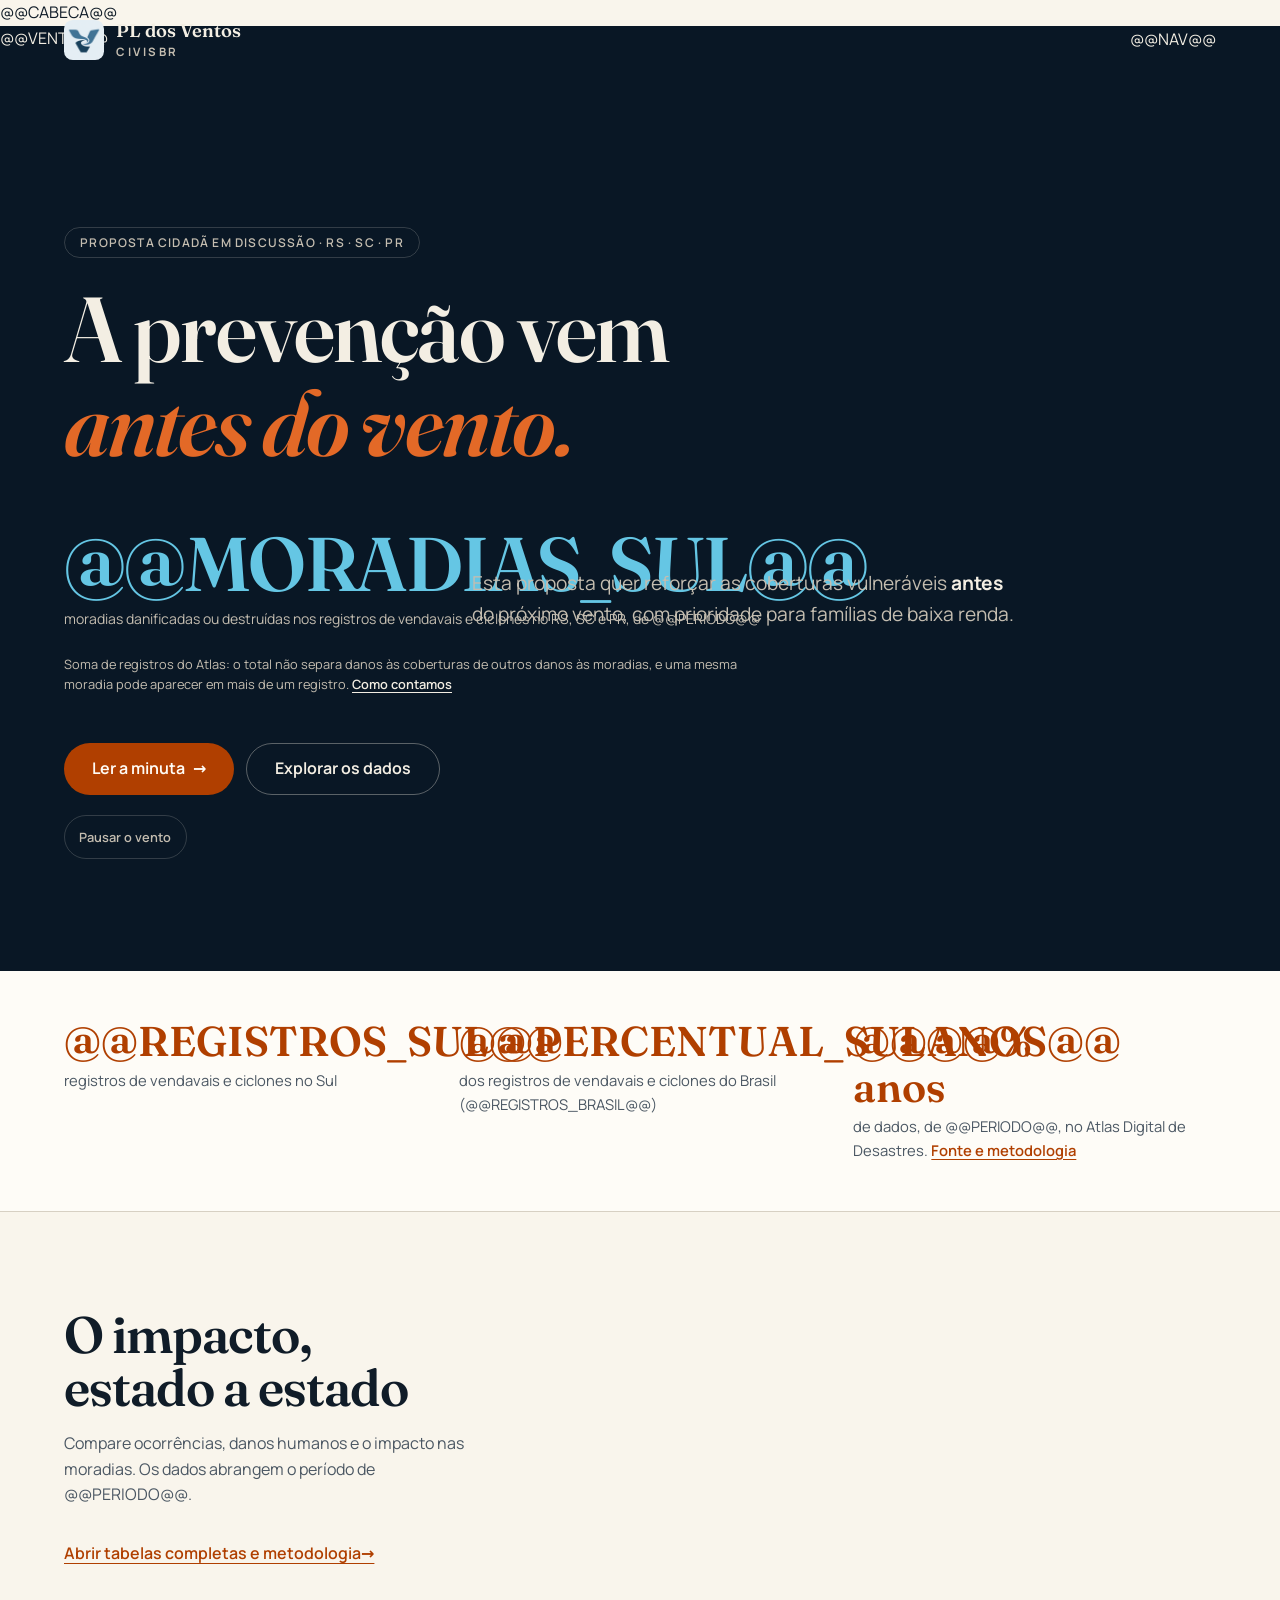
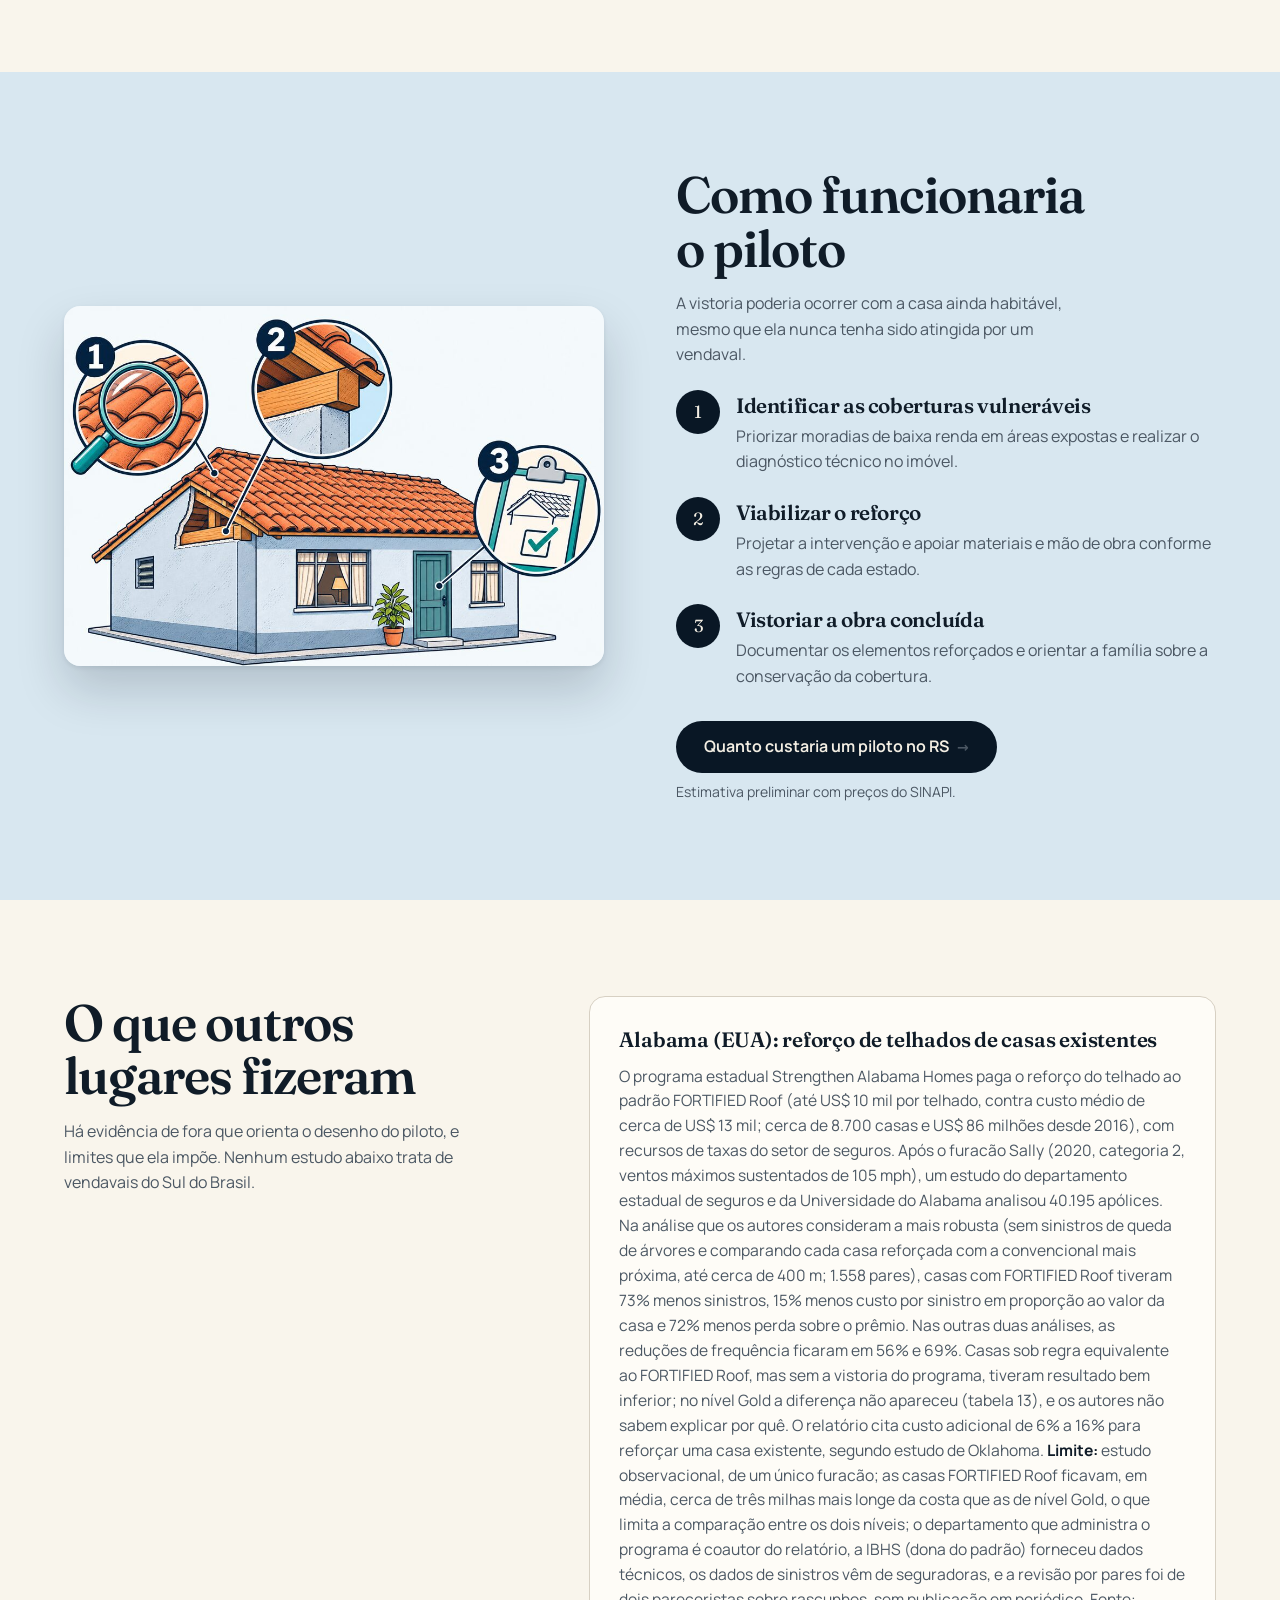
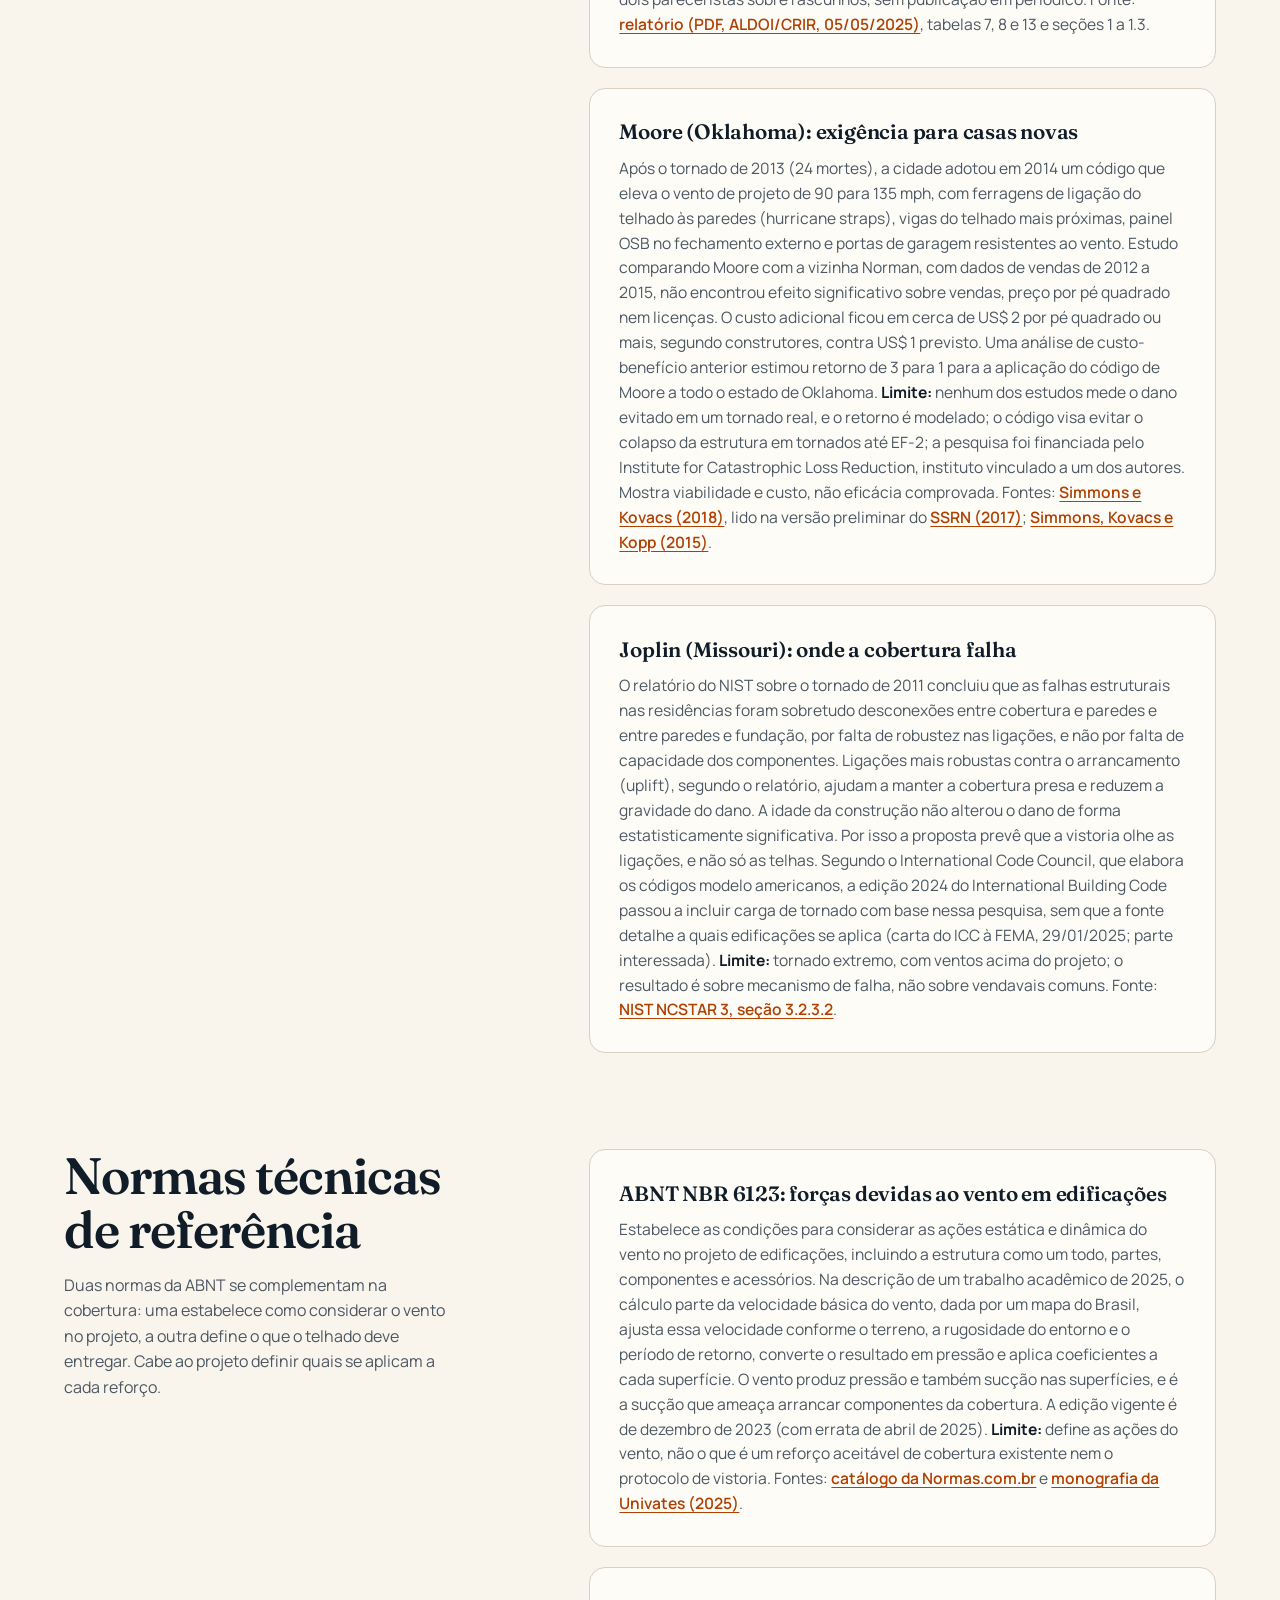
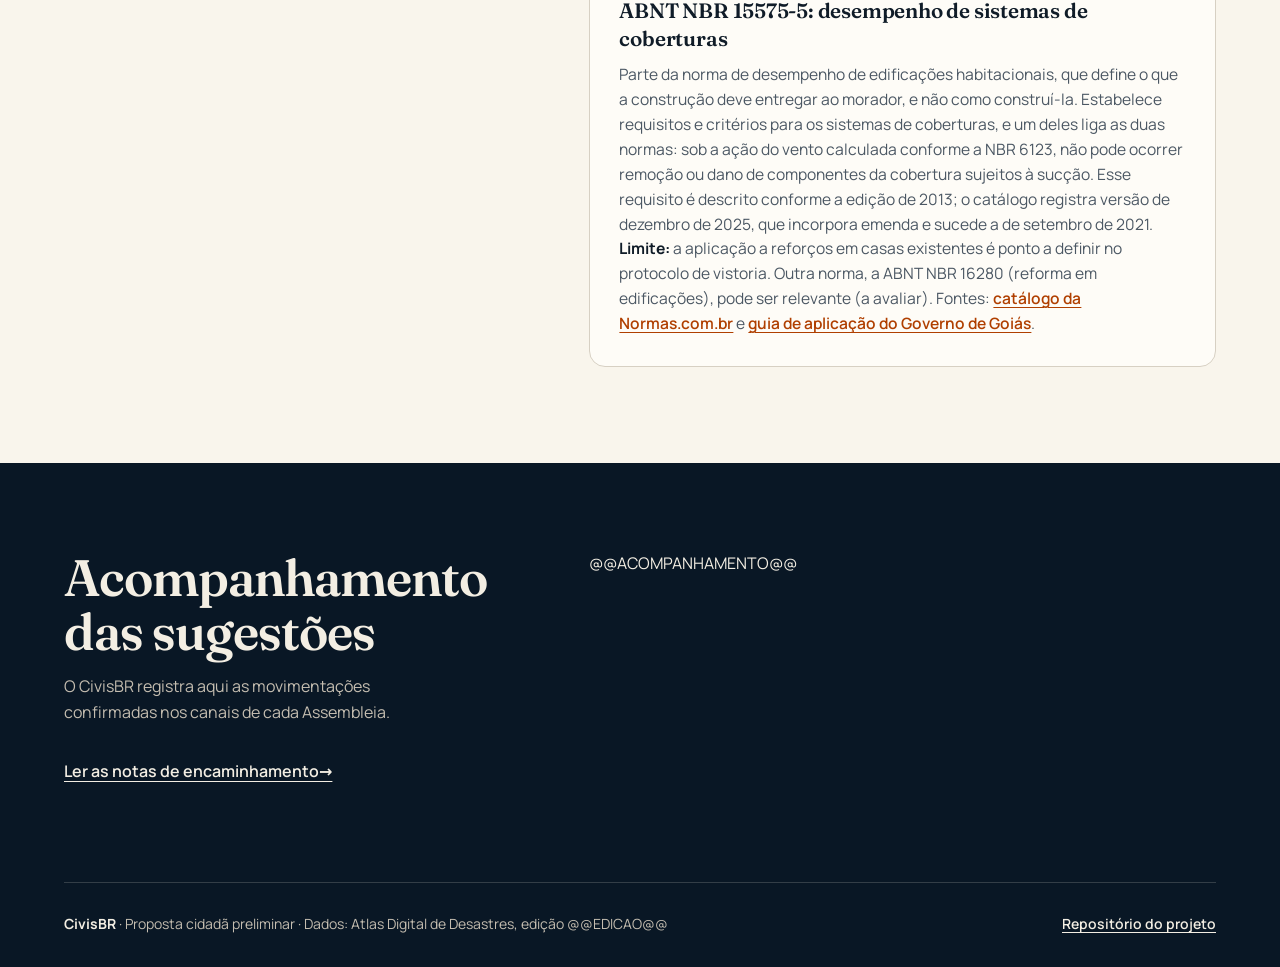
<file: site/index.html>
<!doctype html>
<html lang="pt-BR">
<head>
  <meta charset="utf-8">
  <meta name="viewport" content="width=device-width, initial-scale=1">
  @@CABECA@@
  <link rel="icon" href="assets/favicon-ventos-brisa.ico">
  <link rel="preload" href="assets/fontes/fraunces.woff2" as="font" type="font/woff2" crossorigin>
  <link rel="preload" href="assets/fontes/manrope.woff2" as="font" type="font/woff2" crossorigin>
  <link rel="stylesheet" href="estilos.css">
  <script src="vento.js" defer></script>
  <script src="explorar.js" defer></script>
</head>
<body>
  <a class="atalho" href="#conteudo">Pular para o conteúdo</a>
  <header class="cabecalho">
    <div class="limite topo">
      <a class="marca" href="./"><img src="assets/icone-ventos.png" width="40" height="40" alt=""><span>PL dos Ventos<small>CIVISBR</small></span></a>
      <nav aria-label="Navegação principal">@@NAV@@</nav>
    </div>
  </header>
  <main id="conteudo" tabindex="-1">
    <section class="abertura escuro" aria-labelledby="titulo">
      @@VENTO@@
      <div class="limite abertura-conteudo">
        <p class="estagio">Proposta cidadã em discussão · RS · SC · PR</p>
        <h1 id="titulo">A prevenção vem <em>antes do vento.</em></h1>
        <div class="abertura-dado">
          <p class="numero-abertura"><span class="numero">@@MORADIAS_SUL@@</span><span class="rotulo">moradias danificadas ou destruídas nos registros de vendavais e ciclones no RS, SC e PR, de @@PERIODO@@</span></p>
          <p class="introducao">Esta proposta quer reforçar as coberturas vulneráveis <strong>antes</strong> do próximo vento, com prioridade para famílias de baixa renda.</p>
        </div>
        <p class="nota-dado">Soma de registros do Atlas: o total não separa danos às coberturas de outros danos às moradias, e uma mesma moradia pode aparecer em mais de um registro. <a href="metodologia.html">Como contamos</a></p>
        <div class="acoes">
          <a class="botao" href="minuta-modelo.html">Ler a minuta <span aria-hidden="true">→</span></a>
          <a class="botao-contorno" href="#titulo-dados">Explorar os dados</a>
        </div>
        <button id="movimento" class="pausa-vento" type="button" aria-pressed="false" hidden>Pausar o vento</button>
      </div>
    </section>

    <section class="faixa" aria-label="Registros de vendavais e ciclones">
      <div class="limite faixa-conteudo">
        <div><p class="faixa-numero">@@REGISTROS_SUL@@</p><p>registros de vendavais e ciclones no Sul</p></div>
        <div><p class="faixa-numero">@@PERCENTUAL_SUL@@%</p><p>dos registros de vendavais e ciclones do Brasil (@@REGISTROS_BRASIL@@)</p></div>
        <div><p class="faixa-numero">@@ANOS@@ anos</p><p>de dados, de @@PERIODO@@, no Atlas Digital de Desastres. <a href="dados.html#metodologia">Fonte e metodologia</a></p></div>
      </div>
    </section>

    <section class="secao limite colunas secao-dados" aria-labelledby="titulo-dados">
      <div class="intro-dados">
        <h2 id="titulo-dados">O impacto, estado a estado</h2>
        <p class="texto-lateral">Compare ocorrências, danos humanos e o impacto nas moradias. Os dados abrangem o período de @@PERIODO@@.</p>
        <p class="link-fonte"><a href="dados.html">Abrir tabelas completas e metodologia <span aria-hidden="true">→</span></a></p>
      </div>
      <div>
    <section id="explorador" class="explorador" hidden aria-labelledby="titulo-explorador">
      <h3 id="titulo-explorador">Comparar estados</h3>
      <div class="controles">
        <div><label for="fenomeno">Fenômeno</label><select id="fenomeno"><option value="vendavais_ciclones">Vendavais e ciclones</option><option value="tornados">Tornados</option></select></div>
        <div><label for="indicador">Indicador</label><select id="indicador">
          <option value="moradias">Moradias atingidas</option>
          <option value="ocorrencias">Registros de desastres</option>
          <option value="atingidos">Danos humanos diretos</option>
          <option value="moradias_danificadas">Moradias danificadas</option>
          <option value="moradias_destruidas">Moradias destruídas</option>
          <option value="registros_com_moradias">Registros com dano habitacional</option>
        </select></div>
        <div><label for="recorte">Recorte</label><select id="recorte"><option value="sul">Região Sul</option><option value="brasil">Brasil · todas as UFs</option></select></div>
      </div>
      <p id="resumo-grafico" class="resumo-grafico" role="status" aria-atomic="true"></p>
      <ol id="barras" class="barras" aria-label="Estados em ordem decrescente pelo indicador selecionado"></ol>
      <div class="acoes-explorador">
        <button id="copiar-link" type="button">Copiar link desta visão</button>
        <button id="baixar-csv" type="button">Baixar este recorte (CSV)</button>
        <span id="aviso-explorador" class="aviso-explorador" role="status"></span>
      </div>
    </section>
    <noscript>@@TABELA_SUL@@</noscript>
      </div>
    </section>

    <section id="proposta" class="piloto" aria-labelledby="titulo-proposta">
      <div class="limite piloto-grade">
        <div class="piloto-intro">
          <h2 id="titulo-proposta">Como funcionaria o piloto</h2>
          <p class="texto-lateral">A vistoria poderia ocorrer com a casa ainda habitável, mesmo que ela nunca tenha sido atingida por um vendaval.</p>
        </div>
        <figure class="ilustracao-piloto"><img src="assets/piloto-casa.jpg" width="1000" height="667" loading="lazy" decoding="async" alt="Casa com três destaques: inspeção das telhas, detalhe do encontro entre a estrutura do telhado e a parede, e registro da vistoria final."></figure>
        <ol class="etapas">
          <li><h3>Identificar as coberturas vulneráveis</h3><p>Priorizar moradias de baixa renda em áreas expostas e realizar o diagnóstico técnico no imóvel.</p></li>
          <li><h3>Viabilizar o reforço</h3><p>Projetar a intervenção e apoiar materiais e mão de obra conforme as regras de cada estado.</p></li>
          <li><h3>Vistoriar a obra concluída</h3><p>Documentar os elementos reforçados e orientar a família sobre a conservação da cobertura.</p></li>
        </ol>
        <p class="custo-piloto"><a class="botao-escuro" href="piloto-rs.html">Quanto custaria um piloto no RS <span aria-hidden="true">→</span></a><span>Estimativa preliminar com preços do SINAPI.</span></p>
      </div>
    </section>

    <section id="experiencia" class="secao limite colunas evidencias" aria-labelledby="titulo-experiencia">
      <div>
        <h2 id="titulo-experiencia">O que outros lugares fizeram</h2>
        <p class="texto-lateral">Há evidência de fora que orienta o desenho do piloto, e limites que ela impõe. Nenhum estudo abaixo trata de vendavais do Sul do Brasil.</p>
      </div>
      <dl class="casos">
          <div class="caso"><dt>Alabama (EUA): reforço de telhados de casas existentes</dt><dd>O programa estadual Strengthen Alabama Homes paga o reforço do telhado ao padrão FORTIFIED Roof (até US$ 10 mil por telhado, contra custo médio de cerca de US$ 13 mil; cerca de 8.700 casas e US$ 86 milhões desde 2016), com recursos de taxas do setor de seguros. Após o furacão Sally (2020, categoria 2, ventos máximos sustentados de 105 mph), um estudo do departamento estadual de seguros e da Universidade do Alabama analisou 40.195 apólices. Na análise que os autores consideram a mais robusta (sem sinistros de queda de árvores e comparando cada casa reforçada com a convencional mais próxima, até cerca de 400 m; 1.558 pares), casas com FORTIFIED Roof tiveram 73% menos sinistros, 15% menos custo por sinistro em proporção ao valor da casa e 72% menos perda sobre o prêmio. Nas outras duas análises, as reduções de frequência ficaram em 56% e 69%. Casas sob regra equivalente ao FORTIFIED Roof, mas sem a vistoria do programa, tiveram resultado bem inferior; no nível Gold a diferença não apareceu (tabela 13), e os autores não sabem explicar por quê. O relatório cita custo adicional de 6% a 16% para reforçar uma casa existente, segundo estudo de Oklahoma. <strong>Limite:</strong> estudo observacional, de um único furacão; as casas FORTIFIED Roof ficavam, em média, cerca de três milhas mais longe da costa que as de nível Gold, o que limita a comparação entre os dois níveis; o departamento que administra o programa é coautor do relatório, a IBHS (dona do padrão) forneceu dados técnicos, os dados de sinistros vêm de seguradoras, e a revisão por pares foi de dois pareceristas sobre rascunhos, sem publicação em periódico. Fonte: <a href="https://www.aldoi.gov/PDF/News/PerformanceIBHSFortifiedHomeConstructionHurricaneSally.pdf">relatório (PDF, ALDOI/CRIR, 05/05/2025)</a>, tabelas 7, 8 e 13 e seções 1 a 1.3.</dd></div>
          <div class="caso"><dt>Moore (Oklahoma): exigência para casas novas</dt><dd>Após o tornado de 2013 (24 mortes), a cidade adotou em 2014 um código que eleva o vento de projeto de 90 para 135 mph, com ferragens de ligação do telhado às paredes (hurricane straps), vigas do telhado mais próximas, painel OSB no fechamento externo e portas de garagem resistentes ao vento. Estudo comparando Moore com a vizinha Norman, com dados de vendas de 2012 a 2015, não encontrou efeito significativo sobre vendas, preço por pé quadrado nem licenças. O custo adicional ficou em cerca de US$ 2 por pé quadrado ou mais, segundo construtores, contra US$ 1 previsto. Uma análise de custo-benefício anterior estimou retorno de 3 para 1 para a aplicação do código de Moore a todo o estado de Oklahoma. <strong>Limite:</strong> nenhum dos estudos mede o dano evitado em um tornado real, e o retorno é modelado; o código visa evitar o colapso da estrutura em tornados até EF-2; a pesquisa foi financiada pelo Institute for Catastrophic Loss Reduction, instituto vinculado a um dos autores. Mostra viabilidade e custo, não eficácia comprovada. Fontes: <a href="https://doi.org/10.1016/j.ijdrr.2017.09.040">Simmons e Kovacs (2018)</a>, lido na versão preliminar do <a href="https://doi.org/10.2139/ssrn.2963220">SSRN (2017)</a>; <a href="https://doi.org/10.1175/WCAS-D-14-00032.1">Simmons, Kovacs e Kopp (2015)</a>.</dd></div>
          <div class="caso"><dt>Joplin (Missouri): onde a cobertura falha</dt><dd>O relatório do NIST sobre o tornado de 2011 concluiu que as falhas estruturais nas residências foram sobretudo desconexões entre cobertura e paredes e entre paredes e fundação, por falta de robustez nas ligações, e não por falta de capacidade dos componentes. Ligações mais robustas contra o arrancamento (uplift), segundo o relatório, ajudam a manter a cobertura presa e reduzem a gravidade do dano. A idade da construção não alterou o dano de forma estatisticamente significativa. Por isso a proposta prevê que a vistoria olhe as ligações, e não só as telhas. Segundo o International Code Council, que elabora os códigos modelo americanos, a edição 2024 do International Building Code passou a incluir carga de tornado com base nessa pesquisa, sem que a fonte detalhe a quais edificações se aplica (carta do ICC à FEMA, 29/01/2025; parte interessada). <strong>Limite:</strong> tornado extremo, com ventos acima do projeto; o resultado é sobre mecanismo de falha, não sobre vendavais comuns. Fonte: <a href="https://doi.org/10.6028/NIST.NCSTAR.3">NIST NCSTAR 3, seção 3.2.3.2</a>.</dd></div>
      </dl>
    </section>

    <section id="normas" class="secao limite colunas evidencias" aria-labelledby="titulo-normas">
      <div>
        <h2 id="titulo-normas">Normas técnicas de referência</h2>
        <p class="texto-lateral">Duas normas da ABNT se complementam na cobertura: uma estabelece como considerar o vento no projeto, a outra define o que o telhado deve entregar. Cabe ao projeto definir quais se aplicam a cada reforço.</p>
      </div>
      <dl class="casos">
          <div class="caso"><dt>ABNT NBR 6123: forças devidas ao vento em edificações</dt><dd>Estabelece as condições para considerar as ações estática e dinâmica do vento no projeto de edificações, incluindo a estrutura como um todo, partes, componentes e acessórios. Na descrição de um trabalho acadêmico de 2025, o cálculo parte da velocidade básica do vento, dada por um mapa do Brasil, ajusta essa velocidade conforme o terreno, a rugosidade do entorno e o período de retorno, converte o resultado em pressão e aplica coeficientes a cada superfície. O vento produz pressão e também sucção nas superfícies, e é a sucção que ameaça arrancar componentes da cobertura. A edição vigente é de dezembro de 2023 (com errata de abril de 2025). <strong>Limite:</strong> define as ações do vento, não o que é um reforço aceitável de cobertura existente nem o protocolo de vistoria. Fontes: <a href="https://www.normas.com.br/visualizar/abnt-nbr-nm/5616/nbr6123-forcas-devidas-ao-vento-em-edificacoes">catálogo da Normas.com.br</a> e <a href="https://www.univates.br/bduserver/api/core/bitstreams/9e98d1a4-2e6b-4c75-b1af-a2dd46197a8a/content">monografia da Univates (2025)</a>.</dd></div>
          <div class="caso"><dt>ABNT NBR 15575-5: desempenho de sistemas de coberturas</dt><dd>Parte da norma de desempenho de edificações habitacionais, que define o que a construção deve entregar ao morador, e não como construí-la. Estabelece requisitos e critérios para os sistemas de coberturas, e um deles liga as duas normas: sob a ação do vento calculada conforme a NBR 6123, não pode ocorrer remoção ou dano de componentes da cobertura sujeitos à sucção. Esse requisito é descrito conforme a edição de 2013; o catálogo registra versão de dezembro de 2025, que incorpora emenda e sucede a de setembro de 2021. <strong>Limite:</strong> a aplicação a reforços em casas existentes é ponto a definir no protocolo de vistoria. Outra norma, a ABNT NBR 16280 (reforma em edificações), pode ser relevante (a avaliar). Fontes: <a href="https://normas.com.br/visualizar/abnt-nbr-nm/27244/abnt-nbr15575-5-edificacoes-habitacionais-desempenho-parte-5-requisitos-para-os-sistemas-de-coberturas">catálogo da Normas.com.br</a> e <a href="https://goias.gov.br/administracao/wp-content/uploads/sites/27/files/licitacoes-contratos/1PE0620AnexoXIIINormadeDesempenhoABNTNBR15575.pdf">guia de aplicação do Governo de Goiás</a>.</dd></div>
      </dl>
    </section>

    <section id="acompanhamento" class="acompanhamento escuro" aria-labelledby="titulo-acompanhamento">
      <div class="limite colunas secao">
        <div><h2 id="titulo-acompanhamento">Acompanhamento das sugestões</h2>
          <p class="texto-lateral">O CivisBR registra aqui as movimentações confirmadas nos canais de cada Assembleia.</p>
          <p class="link-fonte"><a href="encaminhamentos.html">Ler as notas de encaminhamento <span aria-hidden="true">→</span></a></p>
        </div>
        <div class="historicos">@@ACOMPANHAMENTO@@</div>
      </div>
    </section>
  </main>
  <footer class="rodape escuro"><div class="limite rodape-conteudo"><p><strong>CivisBR</strong> · Proposta cidadã preliminar · Dados: Atlas Digital de Desastres, edição @@EDICAO@@</p><a href="https://github.com/civisbr/pl-dos-ventos">Repositório do projeto</a></div></footer>
  <script type="application/json" id="dados-explorador">@@DADOS_EXPLORADOR@@</script>
</body>
</html>
</file>
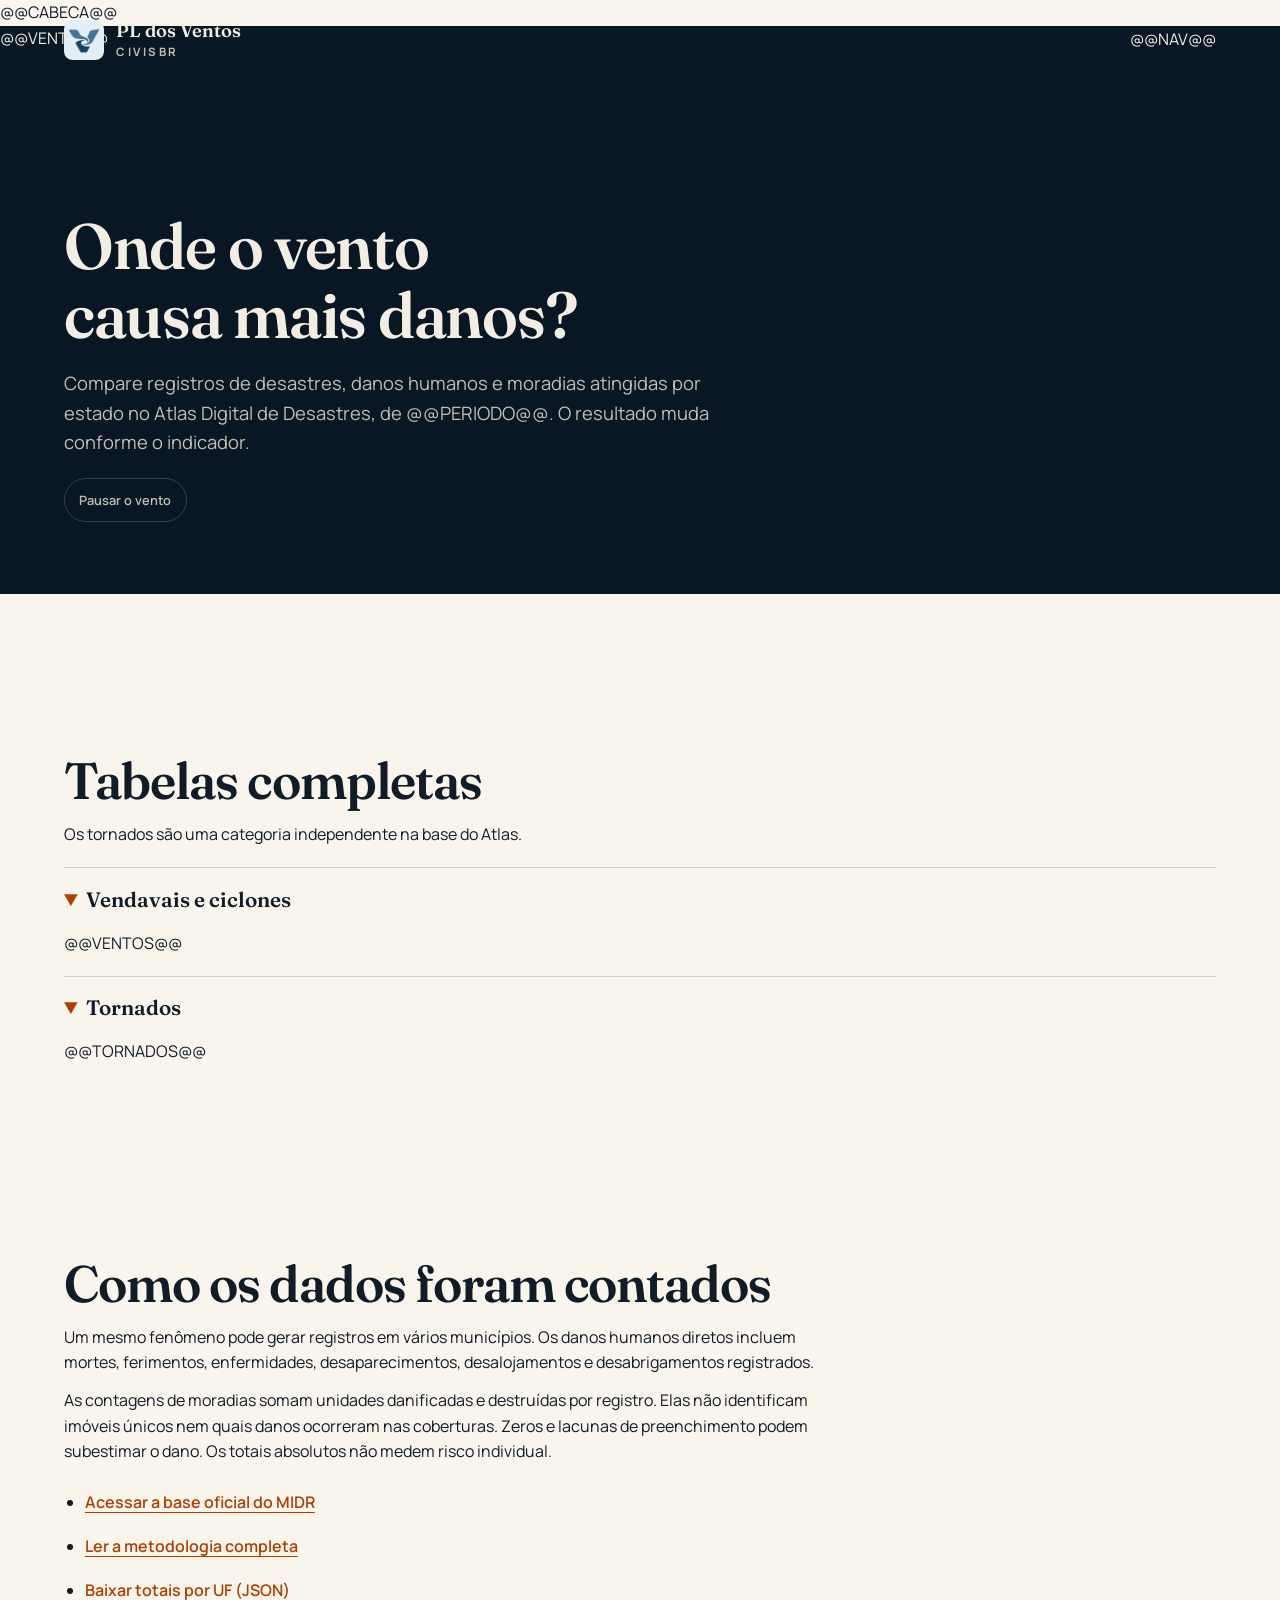
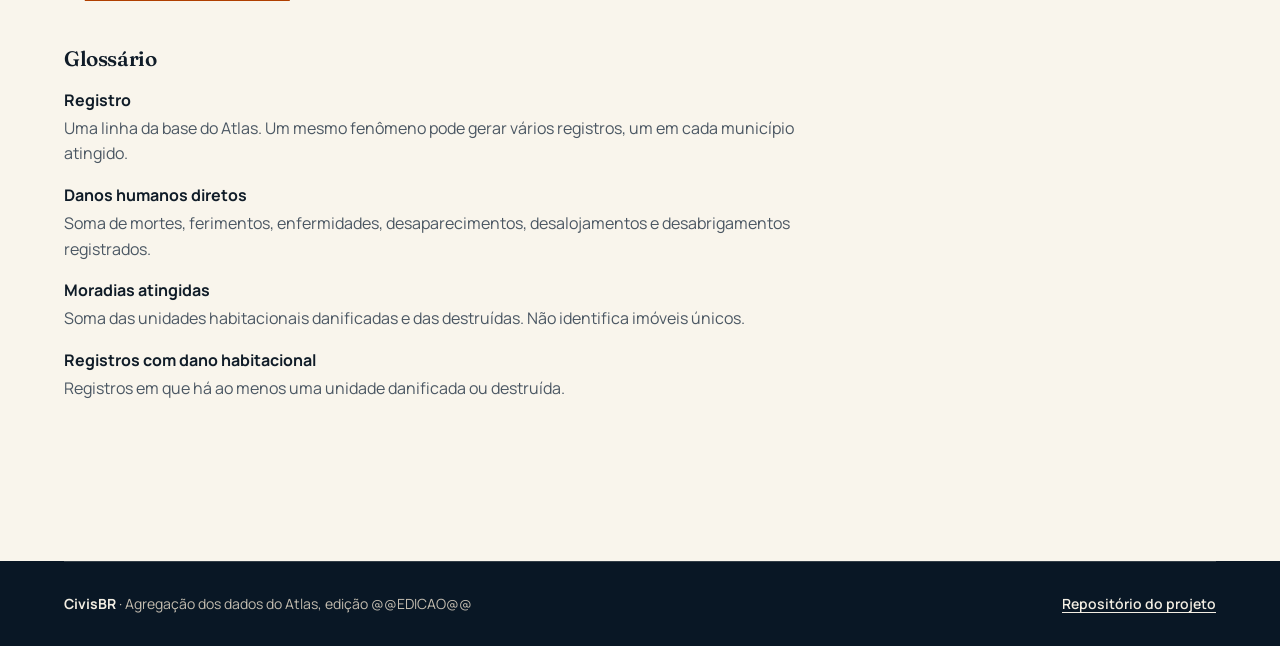
<file: site/dados.html>
<!doctype html>
<html lang="pt-BR">
<head>
  <meta charset="utf-8">
  <meta name="viewport" content="width=device-width, initial-scale=1">
  @@CABECA@@
  <link rel="icon" href="assets/favicon-ventos-brisa.ico">
  <link rel="preload" href="assets/fontes/fraunces.woff2" as="font" type="font/woff2" crossorigin>
  <link rel="preload" href="assets/fontes/manrope.woff2" as="font" type="font/woff2" crossorigin>
  <link rel="stylesheet" href="estilos.css">
  <script src="vento.js" defer></script>
  <script src="explorar.js" defer></script>
</head>
<body>
  <a class="atalho" href="#conteudo">Pular para o conteúdo</a>
  <header class="cabecalho">
    <div class="limite topo">
      <a class="marca" href="./"><img src="assets/icone-ventos.png" width="40" height="40" alt=""><span>PL dos Ventos<small>CIVISBR</small></span></a>
      <nav aria-label="Navegação principal">@@NAV@@</nav>
    </div>
  </header>
  <main id="conteudo" tabindex="-1">
    <section class="faixa-titulo escuro">
      @@VENTO@@
      <div class="limite faixa-titulo-conteudo">
        <h1>Onde o vento causa mais danos?</h1>
        <p class="lead">Compare registros de desastres, danos humanos e moradias atingidas por estado no Atlas Digital de Desastres, de @@PERIODO@@. O resultado muda conforme o indicador.</p>
        <button id="movimento" class="pausa-vento" type="button" aria-pressed="false" hidden>Pausar o vento</button>
      </div>
    </section>
    <div class="limite pagina-dados">
        <section id="explorador" class="explorador" hidden aria-labelledby="titulo-explorador">
      <h2 id="titulo-explorador">Comparar estados</h2>
      <div class="controles">
        <div><label for="fenomeno">Fenômeno</label><select id="fenomeno"><option value="vendavais_ciclones">Vendavais e ciclones</option><option value="tornados">Tornados</option></select></div>
        <div><label for="indicador">Indicador</label><select id="indicador">
          <option value="moradias">Moradias atingidas</option>
          <option value="ocorrencias">Registros de desastres</option>
          <option value="atingidos">Danos humanos diretos</option>
          <option value="moradias_danificadas">Moradias danificadas</option>
          <option value="moradias_destruidas">Moradias destruídas</option>
          <option value="registros_com_moradias">Registros com dano habitacional</option>
        </select></div>
        <div><label for="recorte">Recorte</label><select id="recorte"><option value="sul">Região Sul</option><option value="brasil">Brasil · todas as UFs</option></select></div>
      </div>
      <p id="resumo-grafico" class="resumo-grafico" role="status" aria-atomic="true"></p>
      <ol id="barras" class="barras" aria-label="Estados em ordem decrescente pelo indicador selecionado"></ol>
      <div class="acoes-explorador">
        <button id="copiar-link" type="button">Copiar link desta visão</button>
        <button id="baixar-csv" type="button">Baixar este recorte (CSV)</button>
        <span id="aviso-explorador" class="aviso-explorador" role="status"></span>
      </div>
    </section>

    <section class="secao" aria-labelledby="titulo-tabelas">
      <h2 id="titulo-tabelas">Tabelas completas</h2>
      <p>Os tornados são uma categoria independente na base do Atlas.</p>
      <details class="painel" open>
        <summary id="vendavais">Vendavais e ciclones</summary>
        @@VENTOS@@
      </details>
      <details class="painel" open>
        <summary id="tornados">Tornados</summary>
        @@TORNADOS@@
      </details>
    </section>
    <section class="secao metodologia" aria-labelledby="metodologia">
      <h2 id="metodologia">Como os dados foram contados</h2>
      <p>Um mesmo fenômeno pode gerar registros em vários municípios. Os danos humanos diretos incluem mortes, ferimentos, enfermidades, desaparecimentos, desalojamentos e desabrigamentos registrados.</p>
      <p>As contagens de moradias somam unidades danificadas e destruídas por registro. Elas não identificam imóveis únicos nem quais danos ocorreram nas coberturas. Zeros e lacunas de preenchimento podem subestimar o dano. Os totais absolutos não medem risco individual.</p>
      <ul class="fontes">
        <li><a href="https://atlasdigital.mdr.gov.br/paginas/downloads.xhtml">Acessar a base oficial do MIDR</a></li>
        <li><a href="metodologia.html">Ler a metodologia completa</a></li>
        <li><a href="impactos.json" download>Baixar totais por UF (JSON)</a></li>
      </ul>
      <h3 id="glossario">Glossário</h3>
      <dl class="glossario">
        <dt>Registro</dt><dd>Uma linha da base do Atlas. Um mesmo fenômeno pode gerar vários registros, um em cada município atingido.</dd>
        <dt>Danos humanos diretos</dt><dd>Soma de mortes, ferimentos, enfermidades, desaparecimentos, desalojamentos e desabrigamentos registrados.</dd>
        <dt>Moradias atingidas</dt><dd>Soma das unidades habitacionais danificadas e das destruídas. Não identifica imóveis únicos.</dd>
        <dt>Registros com dano habitacional</dt><dd>Registros em que há ao menos uma unidade danificada ou destruída.</dd>
      </dl>
    </section>
    </div>
  </main>
  <footer class="rodape escuro"><div class="limite rodape-conteudo"><p><strong>CivisBR</strong> · Agregação dos dados do Atlas, edição @@EDICAO@@</p><a href="https://github.com/civisbr/pl-dos-ventos">Repositório do projeto</a></div></footer>
  <script type="application/json" id="dados-explorador">@@DADOS_EXPLORADOR@@</script>
</body>
</html>
</file>
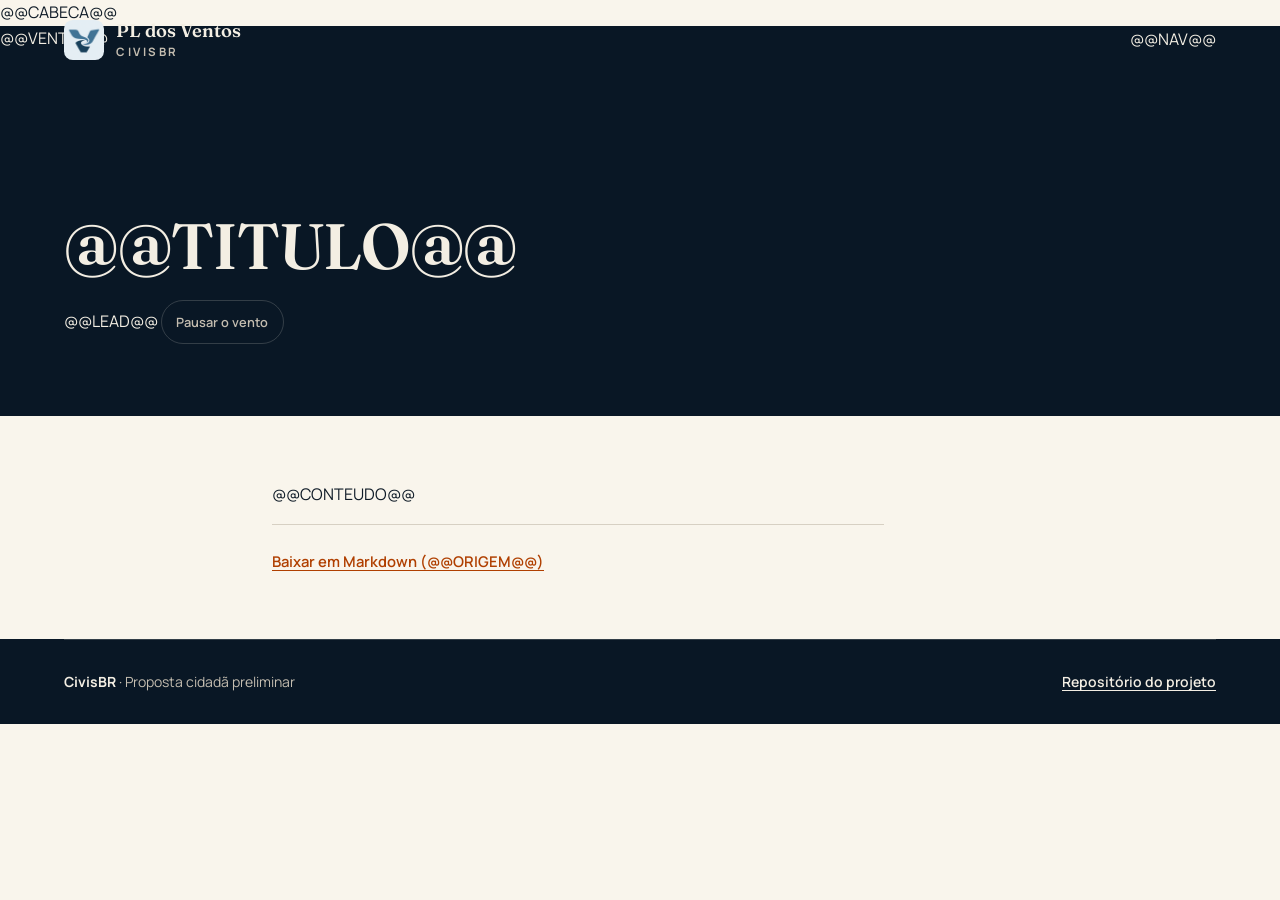
<file: site/documento.html>
<!doctype html>
<html lang="pt-BR">
<head>
  <meta charset="utf-8">
  <meta name="viewport" content="width=device-width, initial-scale=1">
  @@CABECA@@
  <link rel="icon" href="assets/favicon-ventos-brisa.ico">
  <link rel="preload" href="assets/fontes/fraunces.woff2" as="font" type="font/woff2" crossorigin>
  <link rel="preload" href="assets/fontes/manrope.woff2" as="font" type="font/woff2" crossorigin>
  <link rel="stylesheet" href="estilos.css">
  <script src="vento.js" defer></script>
</head>
<body>
  <a class="atalho" href="#conteudo">Pular para o conteúdo</a>
  <header class="cabecalho">
    <div class="limite topo">
      <a class="marca" href="./"><img src="assets/icone-ventos.png" width="40" height="40" alt=""><span>PL dos Ventos<small>CIVISBR</small></span></a>
      <nav aria-label="Navegação principal">@@NAV@@</nav>
    </div>
  </header>
  <main id="conteudo" tabindex="-1">
    <section class="faixa-titulo escuro">
      @@VENTO@@
      <div class="limite faixa-titulo-conteudo">
        <h1>@@TITULO@@</h1>
        @@LEAD@@
        <button id="movimento" class="pausa-vento" type="button" aria-pressed="false" hidden>Pausar o vento</button>
      </div>
    </section>
    <article class="limite documento">
      @@CONTEUDO@@
      <p class="fonte-documento"><a href="@@ORIGEM@@" download>Baixar em Markdown (@@ORIGEM@@)</a></p>
    </article>
  </main>
  <footer class="rodape escuro"><div class="limite rodape-conteudo"><p><strong>CivisBR</strong> · Proposta cidadã preliminar</p><a href="https://github.com/civisbr/pl-dos-ventos">Repositório do projeto</a></div></footer>
</body>
</html>
</file>
<file: site/estilos.css>
/* Fontes OFL servidas localmente (a CSP só aceita a própria origem). Subconjunto latino do Google Fonts
   (Fraunces v38 e Manrope v23), baixado em 27/11/2026. SHA-256:
   fraunces.woff2 7234ed860a9cc83045413c4faee63c960a8f2d1917adcf728119307d56e0d783
   fraunces-italico.woff2 066710ce7ed235a339d3d6cdcc8b55c0bea5632232662d83aacea25852108271
   manrope.woff2 8c2def024c1bf31aacf3624ae3c4d701269b4ec3dc765c04830839f0d36b2d9e
*/
@font-face { font-family: "Fraunces"; font-style: normal; font-weight: 400 700; font-display: swap; src: url("assets/fontes/fraunces.woff2") format("woff2"); }
@font-face { font-family: "Fraunces"; font-style: italic; font-weight: 400 700; font-display: swap; src: url("assets/fontes/fraunces-italico.woff2") format("woff2"); }
@font-face { font-family: "Manrope"; font-style: normal; font-weight: 400 800; font-display: swap; src: url("assets/fontes/manrope.woff2") format("woff2"); }

:root {
  color-scheme: light;
  --fundo: oklch(0.97 0.012 85);
  --cartao: oklch(0.99 0.006 85);
  --tinta: oklch(0.22 0.03 250);
  --tinta-suave: oklch(0.45 0.025 250);
  --linha: oklch(0.86 0.02 85);
  --nevoa: oklch(0.93 0.015 85);
  --ceu: oklch(0.92 0.02 230);
  --laranja: oklch(0.66 0.17 45);
  --laranja-forte: oklch(0.52 0.16 42);
  --azul: oklch(0.78 0.1 220);
  --tempestade: oklch(0.2 0.035 250);
  --tempestade-texto: oklch(0.95 0.015 85);
  --tempestade-suave: oklch(0.8 0.02 85);
  --tempestade-linha: oklch(0.95 0.015 85 / 0.18);
  --display: "Fraunces", Georgia, serif;
  --texto: "Manrope", system-ui, sans-serif;
  --raio: 0.75rem;
  --sombra: 0 1px 2px oklch(0.2 0.035 250 / 0.06), 0 8px 24px oklch(0.2 0.035 250 / 0.08);
  font-family: var(--texto);
  line-height: 1.6;
  color: var(--tinta);
  background: var(--fundo);
  -webkit-text-size-adjust: 100%;
}
*, *::before, *::after { box-sizing: border-box; }
body { margin: 0; }
[hidden] { display: none !important; }
img { max-width: 100%; height: auto; display: block; }
h1, h2, h3, p, figure { margin: 0; }
h1, h2, h3 { font-family: var(--display); font-weight: 600; letter-spacing: -0.02em; line-height: 1.05; text-wrap: balance; }
h1 { font-size: clamp(2.6rem, 7.2vw, 6rem); }
h2 { font-size: clamp(2rem, 4.4vw, 3.2rem); }
h3 { font-size: 1.3rem; line-height: 1.3; }
p + p { margin-top: .75rem; }
h2 + p { margin-top: .9rem; }
a { color: var(--laranja-forte); font-weight: 600; text-underline-offset: .22em; text-decoration-thickness: .07em; }
a:hover { text-decoration-thickness: .14em; }
:focus-visible { outline: 3px solid var(--laranja-forte); outline-offset: 3px; border-radius: .2rem; }
::selection { background: var(--azul); color: var(--tempestade); }
[id] { scroll-margin-top: 1.5rem; }
.atalho { position: absolute; z-index: 3; top: .75rem; left: 1rem; padding: .6rem 1rem; background: var(--cartao); color: var(--tinta); border-radius: .4rem; transform: translateY(-200%); }
.atalho:focus { transform: none; }
.limite { width: min(calc(100% - clamp(2.5rem, 8vw, 6rem)), 72rem); margin-inline: auto; }

/* Faixas escuras: cabeçalho sobreposto, abertura, títulos, acompanhamento e rodapé */
.escuro { position: relative; isolation: isolate; overflow: hidden; background: var(--tempestade); color: var(--tempestade-texto); }
.escuro a { color: var(--tempestade-texto); }
.escuro :focus-visible { outline-color: var(--laranja); }
.escuro ::selection { background: var(--laranja); color: var(--tempestade); }
.campo-vento { position: absolute; inset: 0; z-index: -1; width: 100%; height: 100%; pointer-events: none; }
.campo-vento path { fill: none; stroke: var(--azul); stroke-width: 1.5; stroke-linecap: round; stroke-dasharray: 380 820; vector-effect: non-scaling-stroke; }
.vento-ativo .escuro .campo-vento path { animation: corrente 8s linear infinite; }
.vento-ativo .escuro .campo-vento path:nth-child(4n+2) { animation-duration: 9.5s; animation-delay: -1.3s; }
.vento-ativo .escuro .campo-vento path:nth-child(4n+3) { animation-duration: 11s; animation-delay: -2.6s; }
.vento-ativo .escuro .campo-vento path:nth-child(4n+4) { animation-duration: 12.5s; animation-delay: -3.9s; }
.vento-ativo .escuro .campo-vento path:nth-child(3n) { animation-delay: -5.2s; }
@keyframes corrente { from { stroke-dashoffset: 2400; } to { stroke-dashoffset: 0; } }
.vento-ativo.vento-parado .escuro .campo-vento path { animation-play-state: paused; }
@media (prefers-reduced-motion: reduce) { .campo-vento path { animation: none !important; } }

.cabecalho { position: absolute; z-index: 2; inset: 0 0 auto; color: var(--tempestade-texto); }
.topo { display: flex; align-items: center; justify-content: space-between; flex-wrap: wrap; gap: .25rem 1.5rem; padding-block: 1.25rem; }
.marca { display: inline-flex; gap: .75rem; align-items: center; color: inherit; text-decoration: none; }
.marca img { border-radius: .55rem; }
.marca span { display: flex; flex-direction: column; font-family: var(--display); font-size: 1.15rem; font-weight: 600; line-height: 1.1; }
.marca small { margin-top: .3rem; font-family: var(--texto); font-size: .72rem; font-weight: 700; letter-spacing: .22em; color: var(--tempestade-suave); }
.cabecalho :focus-visible { outline-color: var(--laranja); }
nav { display: flex; flex-wrap: wrap; gap: 0 clamp(.9rem, 2.4vw, 1.6rem); }
nav a { display: inline-flex; align-items: center; min-height: 2.75rem; white-space: nowrap; color: var(--tempestade-suave); font-size: .925rem; font-weight: 500; text-decoration: none; }
nav a:hover, nav a[aria-current] { color: var(--tempestade-texto); text-decoration: underline; text-underline-offset: .45em; }
nav a.destaque { color: var(--laranja); font-weight: 650; }

.abertura-conteudo { padding-block: clamp(9rem, 16vw, 11rem) clamp(4rem, 9vw, 7rem); }
.estagio { display: inline-block; padding: .3rem .95rem; border: 1px solid var(--tempestade-linha); border-radius: 999px; font-size: .75rem; font-weight: 600; letter-spacing: .1em; text-transform: uppercase; color: var(--tempestade-suave); }
.abertura h1 { max-width: 15ch; margin-top: 1.5rem; line-height: 1.02; }
.abertura h1 em { color: var(--laranja); font-style: italic; font-weight: 600; }
.abertura-dado { display: grid; grid-template-columns: auto minmax(0, 1fr); align-items: end; gap: 1.25rem clamp(2rem, 5vw, 3.5rem); margin-top: clamp(2.5rem, 5vw, 3.5rem); }
.numero-abertura { display: grid; gap: .35rem; max-width: 22rem; }
.numero-abertura .numero { font-family: var(--display); font-size: clamp(3.4rem, 7vw, 4.75rem); font-weight: 600; line-height: 1; letter-spacing: -0.02em; color: var(--azul); font-variant-numeric: lining-nums; }
.numero-abertura .rotulo { font-size: .875rem; color: var(--tempestade-suave); }
.introducao { max-width: 34rem; font-size: clamp(1.05rem, 1.8vw, 1.2rem); color: var(--tempestade-suave); }
.introducao strong { color: var(--tempestade-texto); }
.acoes { display: flex; flex-wrap: wrap; gap: .75rem; margin-top: clamp(2.25rem, 5vw, 3rem); }
.botao, .botao-contorno, .botao-escuro { display: inline-flex; align-items: center; gap: .5rem; min-height: 3.25rem; padding: .75rem 1.75rem; border-radius: 999px; font-weight: 650; text-decoration: none; transition: transform .25s cubic-bezier(.2, .7, .2, 1), box-shadow .25s, background-color .25s; }
.escuro .botao, .botao { background: var(--laranja-forte); color: oklch(0.99 0.01 85); }
.botao:hover { transform: translateY(-2px); box-shadow: 0 10px 24px oklch(0.52 0.16 42 / 0.35); }
.botao-contorno { border: 1px solid oklch(0.95 0.015 85 / 0.35); color: var(--tempestade-texto); }
.botao-contorno:hover { background: oklch(0.95 0.015 85 / 0.1); }
.botao-escuro { background: var(--tempestade); color: var(--tempestade-texto); }
.botao-escuro:hover { transform: translateY(-2px); box-shadow: var(--sombra); }
.nota-dado { max-width: 44rem; margin-top: 1.5rem; font-size: .8rem; color: var(--tempestade-suave); }
.pausa-vento { margin-top: 1.25rem; min-height: 2.75rem; padding: .35rem .9rem; background: transparent; color: var(--tempestade-suave); font: 600 .8rem var(--texto); border: 1px solid var(--tempestade-linha); border-radius: 999px; cursor: pointer; }
.pausa-vento:hover { color: var(--tempestade-texto); border-color: oklch(0.95 0.015 85 / 0.4); }
@media (prefers-reduced-motion: no-preference) {
  .abertura-conteudo > * { animation: subir .8s cubic-bezier(.2, .7, .2, 1) both; }
  .abertura-conteudo > :nth-child(2) { animation-delay: .08s; }
  .abertura-conteudo > :nth-child(3) { animation-delay: .2s; }
  .abertura-conteudo > :nth-child(n+4) { animation-delay: .32s; }
}
@keyframes subir { from { opacity: 0; transform: translateY(14px); } to { opacity: 1; transform: none; } }

.faixa { background: var(--cartao); border-bottom: 1px solid var(--linha); }
.faixa-conteudo { display: grid; grid-template-columns: repeat(3, minmax(0, 1fr)); gap: 1.5rem 2rem; padding-block: clamp(2.25rem, 4vw, 3rem); }
.faixa-numero { font-family: var(--display); font-size: clamp(2.1rem, 3.6vw, 2.6rem); font-weight: 600; line-height: 1.1; color: var(--laranja-forte); font-variant-numeric: lining-nums; }
.faixa p:not(.faixa-numero) { margin-top: .3rem; font-size: .925rem; color: var(--tinta-suave); }

.secao { padding-block: clamp(3.5rem, 8vw, 6rem); }
.colunas { display: grid; grid-template-columns: minmax(0, 1fr) minmax(0, 1.4fr); gap: 2rem clamp(2rem, 6vw, 5rem); align-items: start; }
.texto-lateral { max-width: 40ch; margin-top: 1rem; color: var(--tinta-suave); }
.escuro .texto-lateral { color: var(--tempestade-suave); }
.link-fonte { margin-top: 1.5rem; }
.link-fonte a, .fontes a { display: inline-flex; align-items: center; min-height: 2.75rem; }

.explorador { background: var(--cartao); border: 1px solid var(--linha); border-radius: var(--raio); padding: clamp(1.1rem, 3vw, 2rem); box-shadow: var(--sombra); }
.explorador h2, .explorador h3 { font-size: clamp(1.4rem, 3vw, 1.8rem); }
.controles { display: grid; grid-template-columns: repeat(3, minmax(0, 1fr)); gap: .75rem; margin-top: 1.1rem; }
.controles label { display: block; margin-bottom: .3rem; font-size: .875rem; font-weight: 700; }
select { min-height: 2.75rem; width: 100%; border: 1px solid oklch(0.7 0.02 250); border-radius: .5rem; background: var(--cartao); padding: .4rem .6rem; color: var(--tinta); font: inherit; accent-color: var(--laranja-forte); }
.resumo-grafico { margin-top: 1.25rem; font-weight: 650; }
.barras { padding-left: 1.4rem; margin: .5rem 0 0; }
.barras li { display: grid; grid-template-columns: minmax(8rem, .4fr) minmax(0, 1fr) minmax(4.8rem, auto); align-items: center; gap: .75rem; border-bottom: 1px solid var(--linha); padding-block: .5rem; }
.barras li::marker { color: var(--tinta-suave); font-size: .85em; }
.barras strong { text-align: right; font-family: var(--display); font-size: 1.1rem; font-weight: 600; font-variant-numeric: tabular-nums lining-nums; }
.barra-eixo { display: block; height: .55rem; border-radius: 999px; background: var(--nevoa); overflow: hidden; }
.barra-eixo span { display: block; height: 100%; border-radius: inherit; background: oklch(0.55 0.05 240); transition: width .7s cubic-bezier(.2, .7, .2, 1); }
.barra-sul .barra-eixo span { background: var(--laranja); }
.selo-sul { display: inline-block; margin-left: .35rem; padding: 0 .45rem; border: 1px solid var(--laranja-forte); border-radius: 999px; font-size: .7rem; font-weight: 700; color: var(--laranja-forte); vertical-align: .1em; }
.acoes-explorador { display: flex; flex-wrap: wrap; align-items: center; gap: .5rem 1rem; margin-top: 1.25rem; }
.acoes-explorador button { min-height: 2.75rem; padding: .4rem 1.1rem; background: var(--cartao); color: var(--tinta); font: 600 .9rem var(--texto); border: 1px solid oklch(0.7 0.02 250); border-radius: 999px; cursor: pointer; }
.acoes-explorador button:hover { background: var(--nevoa); }
.aviso-explorador { font-size: .9rem; color: var(--tinta-suave); overflow-wrap: anywhere; }

.piloto { background: var(--ceu); }
.piloto-grade { display: grid; grid-template-columns: minmax(0, 1fr) minmax(0, 1fr); grid-template-areas: "figura intro" "figura etapas" "figura custo"; gap: 1.5rem clamp(2rem, 6vw, 4.5rem); align-items: start; padding-block: clamp(3.5rem, 8vw, 6rem); }
.piloto-intro { grid-area: intro; }
.ilustracao-piloto { grid-area: figura; align-self: center; }
.ilustracao-piloto img { width: 100%; border-radius: 1rem; box-shadow: 0 2px 4px oklch(0.2 0.035 250 / 0.08), 0 24px 48px oklch(0.2 0.035 250 / 0.18); }
.etapas { grid-area: etapas; margin: 0; padding: 0; list-style: none; counter-reset: etapa; }
.etapas li { position: relative; padding-left: 3.75rem; counter-increment: etapa; }
.etapas li + li { margin-top: 1.5rem; }
.etapas li::before { content: counter(etapa); position: absolute; left: 0; top: -.15rem; display: grid; place-items: center; width: 2.75rem; height: 2.75rem; border-radius: 50%; background: var(--tempestade); color: var(--tempestade-texto); font-family: var(--display); font-size: 1.1rem; }
.etapas p { margin-top: .3rem; color: var(--tinta-suave); }
.custo-piloto { grid-area: custo; display: flex; flex-wrap: wrap; align-items: center; gap: .5rem 1rem; margin-top: .5rem; }
.custo-piloto span:last-child { font-size: .875rem; color: var(--tinta-suave); }
.custo-piloto .botao-escuro { color: var(--tempestade-texto); }

.evidencias + .evidencias { padding-top: 0; }
@media (min-width: 56.01rem) { .evidencias > div:first-child { position: sticky; top: 2rem; } }
.casos { display: grid; gap: 1.25rem; margin: 0; }
.caso { padding: clamp(1.25rem, 3vw, 1.85rem); background: var(--cartao); border: 1px solid var(--linha); border-radius: 1rem; transition: transform .3s cubic-bezier(.2, .7, .2, 1), box-shadow .3s; }
.caso:hover { transform: translateY(-3px); box-shadow: var(--sombra); }
.caso dt { font-family: var(--display); font-size: 1.3rem; font-weight: 600; line-height: 1.3; letter-spacing: -0.01em; }
.caso dd { margin: .65rem 0 0; color: var(--tinta-suave); font-size: .975rem; max-width: 68ch; }
.caso dd strong { color: var(--tinta); }

.acompanhamento .secao { padding-block: clamp(3.5rem, 8vw, 5.5rem); }
.historicos details { border-top: 1px solid var(--tempestade-linha); }
.historicos details:last-child { border-bottom: 1px solid var(--tempestade-linha); }
.historicos summary { display: flex; align-items: baseline; justify-content: space-between; flex-wrap: wrap; gap: .25rem 1rem; min-height: 2.75rem; padding-block: .95rem; cursor: pointer; font-weight: 700; }
.historicos summary small { display: inline-flex; align-items: center; gap: .5rem; font-size: .875rem; font-weight: 500; color: var(--tempestade-suave); }
.historicos summary small::before { content: ""; width: .5rem; height: .5rem; border-radius: 50%; background: var(--azul); }
.historicos details > :not(summary) { padding-bottom: 1rem; color: var(--tempestade-suave); }
.historicos summary::marker { color: var(--laranja); }
.registro { padding-left: 1.2rem; margin: 0; }
.registro li { padding-block: .4rem; overflow-wrap: anywhere; }
.registro time { display: block; font-size: .875rem; }
.registro strong { color: var(--tempestade-texto); }

.rodape { font-size: .875rem; }
.rodape-conteudo { display: flex; align-items: center; justify-content: space-between; flex-wrap: wrap; gap: .5rem 1.5rem; min-height: 5rem; padding-block: 1.25rem; border-top: 1px solid var(--tempestade-linha); color: var(--tempestade-suave); }
.rodape strong { color: var(--tempestade-texto); }
.rodape a { display: inline-flex; align-items: center; min-height: 2.75rem; }

/* Páginas internas */
.faixa-titulo-conteudo { padding-block: clamp(8.5rem, 14vw, 10rem) clamp(3rem, 6vw, 4.5rem); }
.faixa-titulo h1 { max-width: 20ch; font-size: clamp(2.2rem, 5.4vw, 4rem); line-height: 1.08; }
.faixa-titulo .lead { max-width: 42rem; margin-top: 1.25rem; font-size: clamp(1rem, 1.8vw, 1.15rem); color: var(--tempestade-suave); }
.faixa-titulo .lead strong { font-weight: 600; color: var(--tempestade-suave); }
.documento { max-width: 46rem; padding-block: clamp(2.5rem, 6vw, 4rem); line-height: 1.75; }
.documento h2 { margin-top: 3rem; padding-top: 1.5rem; border-top: 1px solid var(--linha); font-size: clamp(1.6rem, 3.4vw, 2rem); }
.documento h2 + * { margin-top: 1rem; }
.documento h3 { margin-top: 2rem; font-size: 1.3rem; }
.documento p, .documento li { max-width: 68ch; overflow-wrap: break-word; color: oklch(0.3 0.03 250); }
.documento p { margin-top: 1rem; }
.documento ul, .documento ol { margin: 1rem 0; padding-left: 1.4rem; }
.documento li + li { margin-top: .45rem; }
.documento li::marker { color: var(--laranja-forte); }
.documento strong { color: var(--tinta); }
.documento blockquote { margin: 1.25rem 0; padding: .9rem 1.3rem; background: var(--cartao); border: 1px solid var(--linha); border-radius: var(--raio); }
.documento blockquote p { margin-top: .5rem; }
.documento blockquote p:first-child { margin-top: 0; }
.documento code { font-family: ui-monospace, monospace; font-size: .88em; overflow-wrap: anywhere; }
.documento pre { overflow-x: auto; padding: 1rem; background: var(--nevoa); border-radius: var(--raio); }
.fonte-documento { margin-top: 3rem; padding-top: 1.5rem; border-top: 1px solid var(--linha); font-size: .925rem; }

.tabela { overflow-x: auto; margin-block: 1.25rem; border: 1px solid var(--linha); border-radius: var(--raio); background: var(--cartao); }
table { width: 100%; min-width: 53rem; border-collapse: collapse; font-size: .9rem; font-variant-numeric: tabular-nums lining-nums; }
caption { padding: .7rem .8rem; text-align: left; font-weight: 700; }
th, td { padding: .65rem .8rem; border-top: 1px solid var(--linha); text-align: right; line-height: 1.45; }
th:first-child, td:first-child { text-align: left; }
th:first-child { min-width: 9rem; }
thead th { border-top: 0; background: var(--tempestade); color: var(--tempestade-texto); font-weight: 600; vertical-align: bottom; line-height: 1.3; }
tbody tr:hover td, tbody tr:hover th { background: var(--nevoa); }
tbody tr.sul { background: oklch(0.95 0.03 60); }
.documento table { min-width: 0; }
.documento td, .documento th { text-align: left; vertical-align: top; }
.documento td { color: oklch(0.3 0.03 250); }

.pagina-dados { padding-block: clamp(2.5rem, 6vw, 4rem); }
.painel { border-top: 1px solid var(--linha); margin-top: 1.25rem; }
.painel > summary { padding-block: .9rem; cursor: pointer; font-family: var(--display); font-size: 1.3rem; font-weight: 600; }
.painel details { margin-block: .8rem; }
.painel details > summary { cursor: pointer; font-weight: 650; }
summary:hover { color: var(--laranja-forte); }
.escuro summary:hover { color: var(--laranja); }
summary::marker { color: var(--laranja-forte); }
.metodologia p { max-width: 75ch; }
.metodologia h3 { margin-top: 2rem; }
.fontes { padding-left: 1.3rem; }
.glossario { margin: .5rem 0 0; max-width: 75ch; }
.glossario dt { margin-top: 1rem; font-weight: 700; }
.glossario dd { margin: .15rem 0 0; color: var(--tinta-suave); }
button, select, input { caret-color: var(--laranja-forte); }

@media (max-width: 56rem) {
  .colunas, .abertura-dado { grid-template-columns: minmax(0, 1fr); }
  .piloto-grade { grid-template-columns: minmax(0, 1fr); grid-template-areas: "intro" "figura" "etapas" "custo"; }
  .controles { grid-template-columns: minmax(0, 1fr); }
}
@media (max-width: 40rem) {
  .faixa-conteudo { grid-template-columns: minmax(0, 1fr); }
  .cabecalho { position: static; background: var(--tempestade); }
  .abertura-conteudo { padding-top: 2.5rem; }
  .faixa-titulo-conteudo { padding-top: 2.5rem; }
  .barras li { grid-template-columns: minmax(0, 1fr) auto; gap: .2rem .6rem; }
  .barra-eixo { grid-row: 2; grid-column: 1 / -1; }
  .documento .tabela { border: 0; background: transparent; overflow: visible; }
  .documento table, .documento tbody, .documento tr, .documento td { display: block; }
  .documento thead { display: none; }
  .documento tr { margin-bottom: .75rem; padding: .3rem 0; background: var(--cartao); border: 1px solid var(--linha); border-radius: var(--raio); }
  .documento td { display: grid; grid-template-columns: minmax(0, 42%) minmax(0, 1fr); gap: .75rem; padding: .4rem .9rem; border-top: 0; }
  .documento td::before { content: attr(data-label); font-size: .8rem; font-weight: 700; color: var(--tinta-suave); }
  .documento td:first-child { font-weight: 700; }
}
@media print {
  .atalho, nav, .acoes, .acoes-explorador, .pausa-vento, .campo-vento { display: none !important; }
  .escuro, body { background: #fff; color: #000; }
  .escuro, .escuro *, .cabecalho, .cabecalho * { color: #000 !important; }
  thead th { color: #000; background: none; border-bottom: 1px solid #000; }
  .cabecalho { position: static; color: #000; }
  .abertura-conteudo, .faixa-titulo-conteudo { padding-top: 1rem; }
  .tabela { overflow: visible; }
  table { min-width: 0; font-size: .75rem; }
}
</file>
